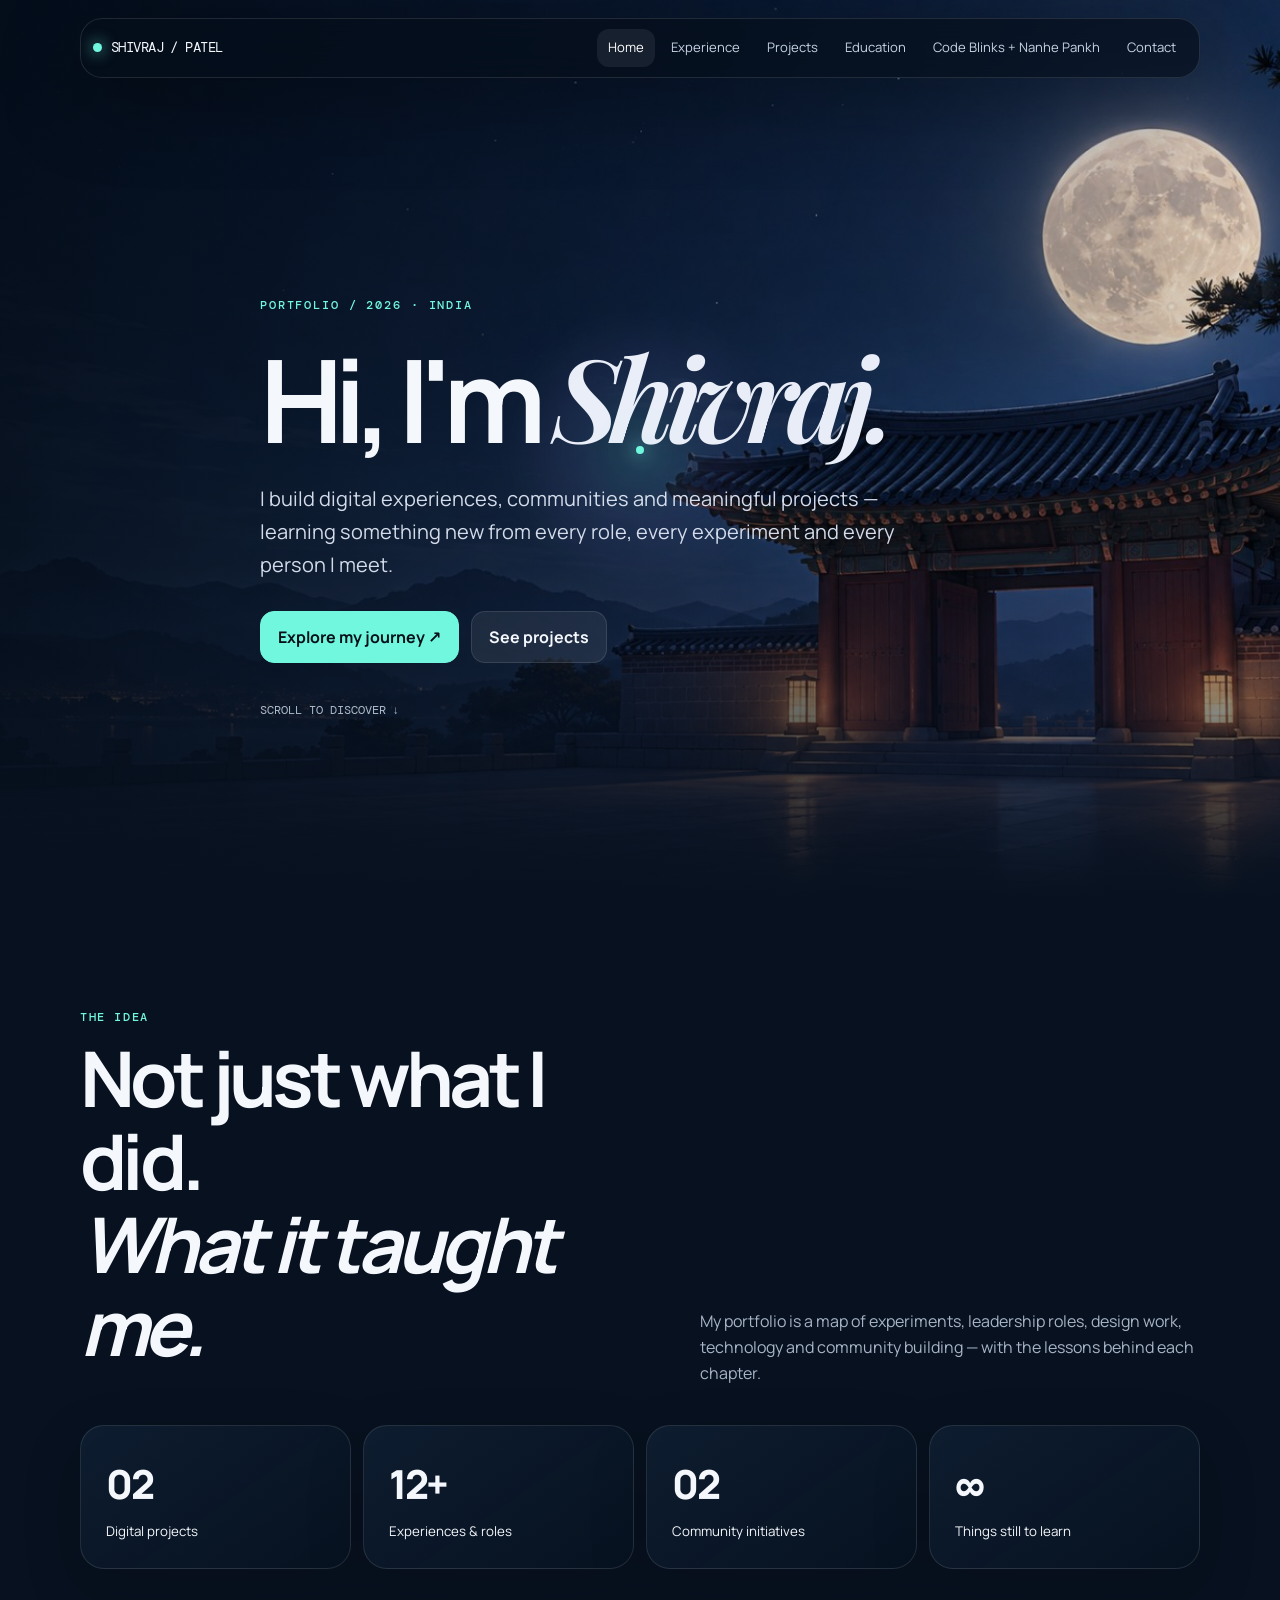
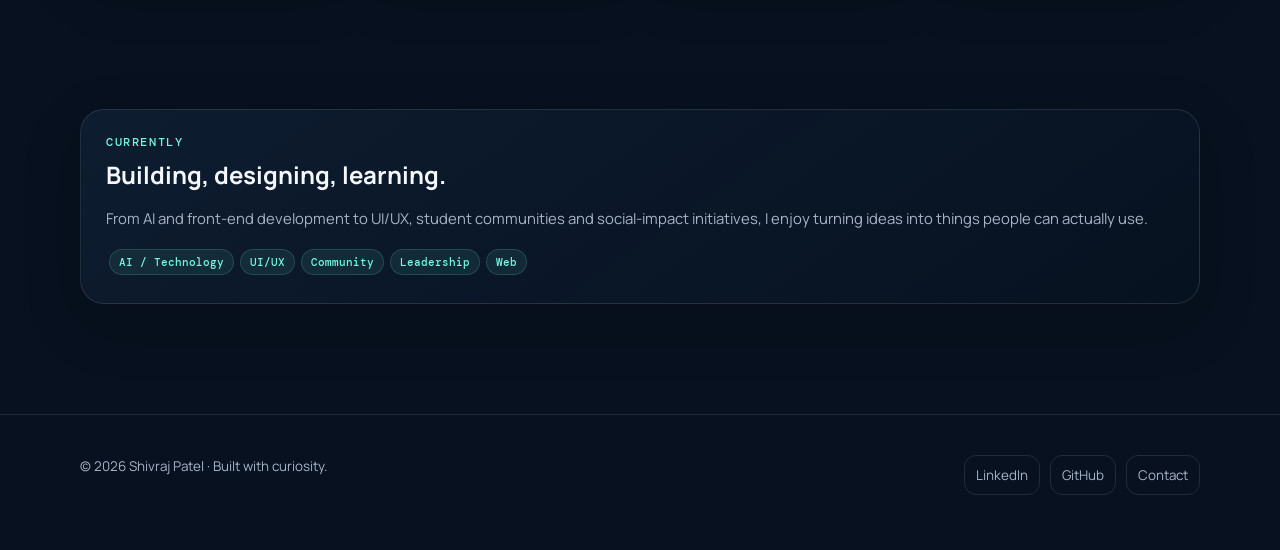
<file: index.html>
<!doctype html>
<html lang="en"><head><meta charset="utf-8"><meta name="viewport" content="width=device-width,initial-scale=1">
<title>Shivraj Patel — Shivraj Patel</title><meta name="description" content="Shivraj Patel — builder, community lead, UI/UX designer and student.">
<link rel="stylesheet" href="styles.css"></head><body>
<div class="aurora"></div><div class="cursor-glow"></div><div class="cursor-dot"></div>
<nav class="nav"><a class="brand" href="index.html"><i></i>SHIVRAJ / PATEL</a><button class="menu" aria-label="Open menu">☰</button><div class="navlinks"><a href="index.html" class="active">Home</a><a href="experience.html" class="">Experience</a><a href="projects.html" class="">Projects</a><a href="education.html" class="">Education</a><a href="initiatives.html" class="">Code Blinks + Nanhe Pankh</a><a href="contact.html" class="">Contact</a></div></nav>

<header class="hero"><div class="container hero-content fade">
<div class="eyebrow">Portfolio / 2026 · India</div>
<h1>Hi, I'm <span>Shivraj.</span></h1>
<p class="lead">I build digital experiences, communities and meaningful projects — learning something new from every role, every experiment and every person I meet.</p>
<div class="btns"><a class="btn primary" href="experience.html">Explore my journey ↗</a><a class="btn" href="projects.html">See projects</a></div>
<div class="scroll">SCROLL TO DISCOVER ↓</div>
</div></header>
<main>
<section><div class="container">
<div class="section-head fade"><div><div class="kicker">The idea</div><h2 class="display">Not just what I did.<br><em>What it taught me.</em></h2></div>
<p>My portfolio is a map of experiments, leadership roles, design work, technology and community building — with the lessons behind each chapter.</p></div>
<div class="grid mini-grid">
<div class="card fade"><div class="stat">02</div><small>Digital projects</small></div>
<div class="card fade"><div class="stat">12+</div><small>Experiences & roles</small></div>
<div class="card fade"><div class="stat">02</div><small>Community initiatives</small></div>
<div class="card fade"><div class="stat">∞</div><small>Things still to learn</small></div>
</div>
</div></section>
<section style="padding-top:30px"><div class="container"><div class="card fade">
<div class="kicker">Currently</div><h2>Building, designing, learning.</h2>
<p>From AI and front-end development to UI/UX, student communities and social-impact initiatives, I enjoy turning ideas into things people can actually use.</p>
<div class="tags"><span class="tag">AI / Technology</span><span class="tag">UI/UX</span><span class="tag">Community</span><span class="tag">Leadership</span><span class="tag">Web</span></div>
</div></div></section>
</main>

<footer class="footer"><div class="container footer-row"><div>© 2026 Shivraj Patel · Built with curiosity.</div><div class="socials"><a href="https://www.linkedin.com/in/shivrajpatel321" target="_blank">LinkedIn</a><a href="https://github.com/Shivrajpatdev" target="_blank">GitHub</a><a href="contact.html">Contact</a></div></div></footer>
<script src="script.js"></script></body></html>
</file>
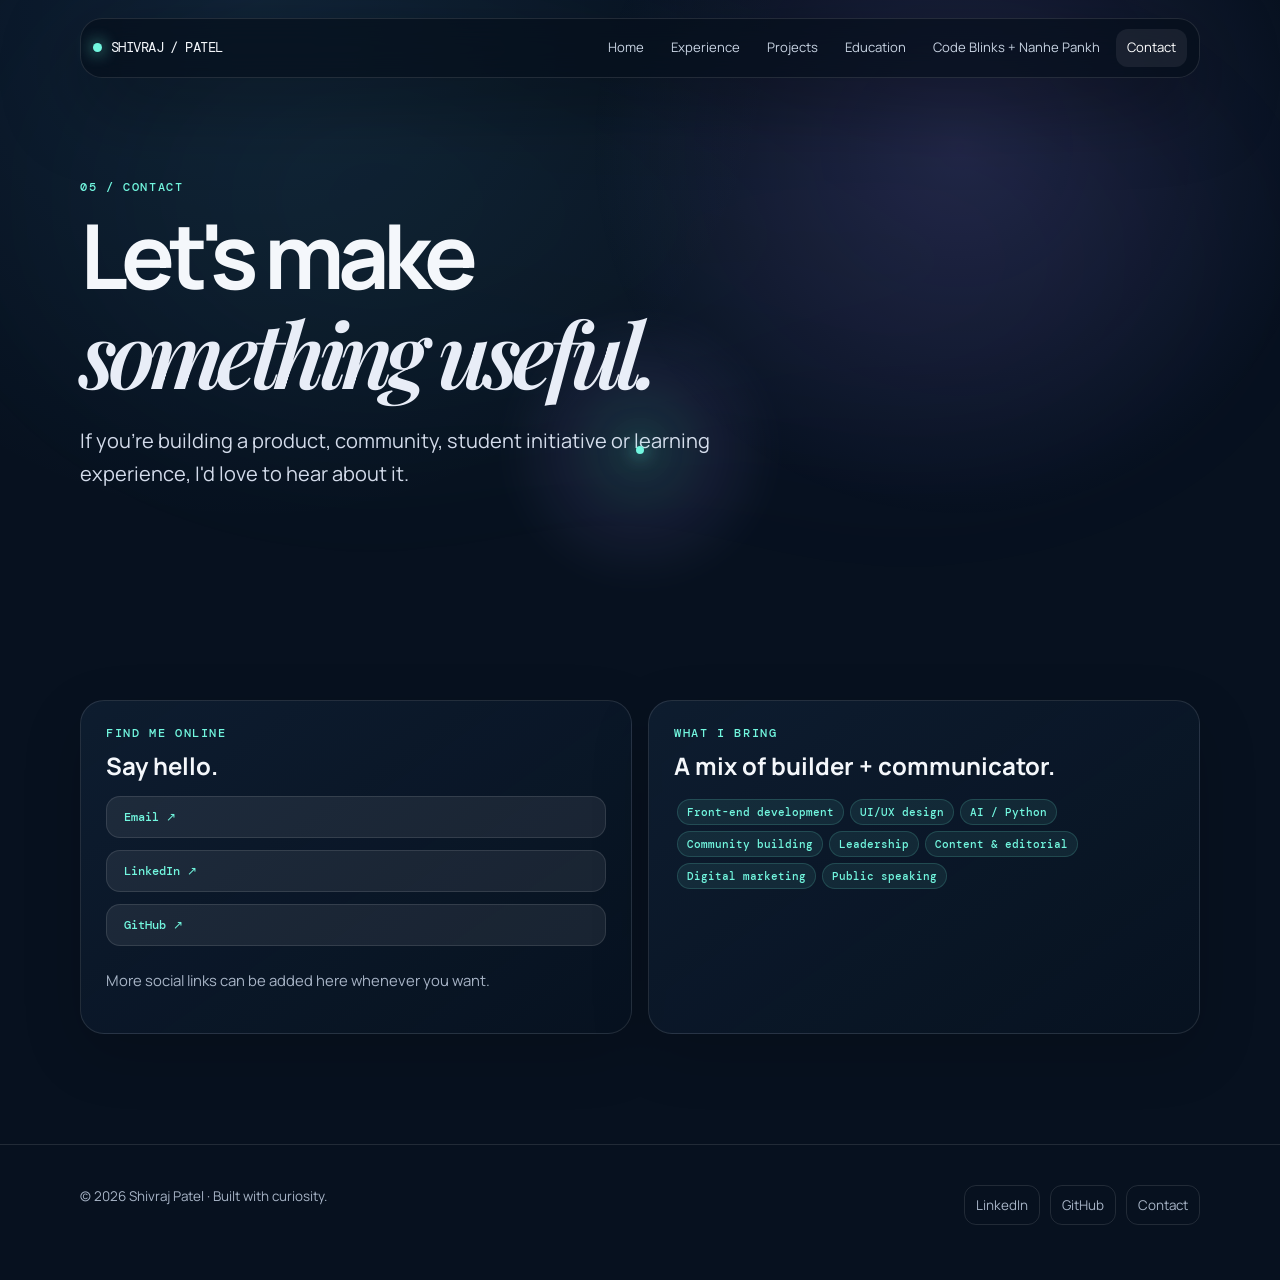
<file: contact.html>
<!doctype html>
<html lang="en"><head><meta charset="utf-8"><meta name="viewport" content="width=device-width,initial-scale=1">
<title>Contact — Shivraj Patel</title><meta name="description" content="Shivraj Patel — builder, community lead, UI/UX designer and student.">
<link rel="stylesheet" href="styles.css"></head><body>
<div class="aurora"></div><div class="cursor-glow"></div><div class="cursor-dot"></div>
<nav class="nav"><a class="brand" href="index.html"><i></i>SHIVRAJ / PATEL</a><button class="menu" aria-label="Open menu">☰</button><div class="navlinks"><a href="index.html" class="">Home</a><a href="experience.html" class="">Experience</a><a href="projects.html" class="">Projects</a><a href="education.html" class="">Education</a><a href="initiatives.html" class="">Code Blinks + Nanhe Pankh</a><a href="contact.html" class="active">Contact</a></div></nav>

<header class="page-hero"><div class="container fade"><div class="kicker">05 / Contact</div><h1>Let's make<br><span>something useful.</span></h1><p class="lead">If you're building a product, community, student initiative or learning experience, I'd love to hear about it.</p></div></header>
<main><section><div class="container grid two">
<div class="card fade"><div class="kicker">Find me online</div><h2>Say hello.</h2><div class="linkline" style="display:grid;gap:12px">
<a class="btn" href="mailto:shivrajpatel321@gmail.com">Email ↗</a>
<a class="btn" href="https://www.linkedin.com/in/shivrajpatel321" target="_blank">LinkedIn ↗</a>
<a class="btn" href="https://github.com/Shivrajpatdev" target="_blank">GitHub ↗</a>
</div><p style="margin-top:22px">More social links can be added here whenever you want.</p></div>
<div class="card fade"><div class="kicker">What I bring</div><h2>A mix of builder + communicator.</h2><div class="tags"><span class="tag">Front-end development</span><span class="tag">UI/UX design</span><span class="tag">AI / Python</span><span class="tag">Community building</span><span class="tag">Leadership</span><span class="tag">Content & editorial</span><span class="tag">Digital marketing</span><span class="tag">Public speaking</span></div></div>
</div></section></main>

<footer class="footer"><div class="container footer-row"><div>© 2026 Shivraj Patel · Built with curiosity.</div><div class="socials"><a href="https://www.linkedin.com/in/shivrajpatel321" target="_blank">LinkedIn</a><a href="https://github.com/Shivrajpatdev" target="_blank">GitHub</a><a href="contact.html">Contact</a></div></div></footer>
<script src="script.js"></script></body></html>
</file>
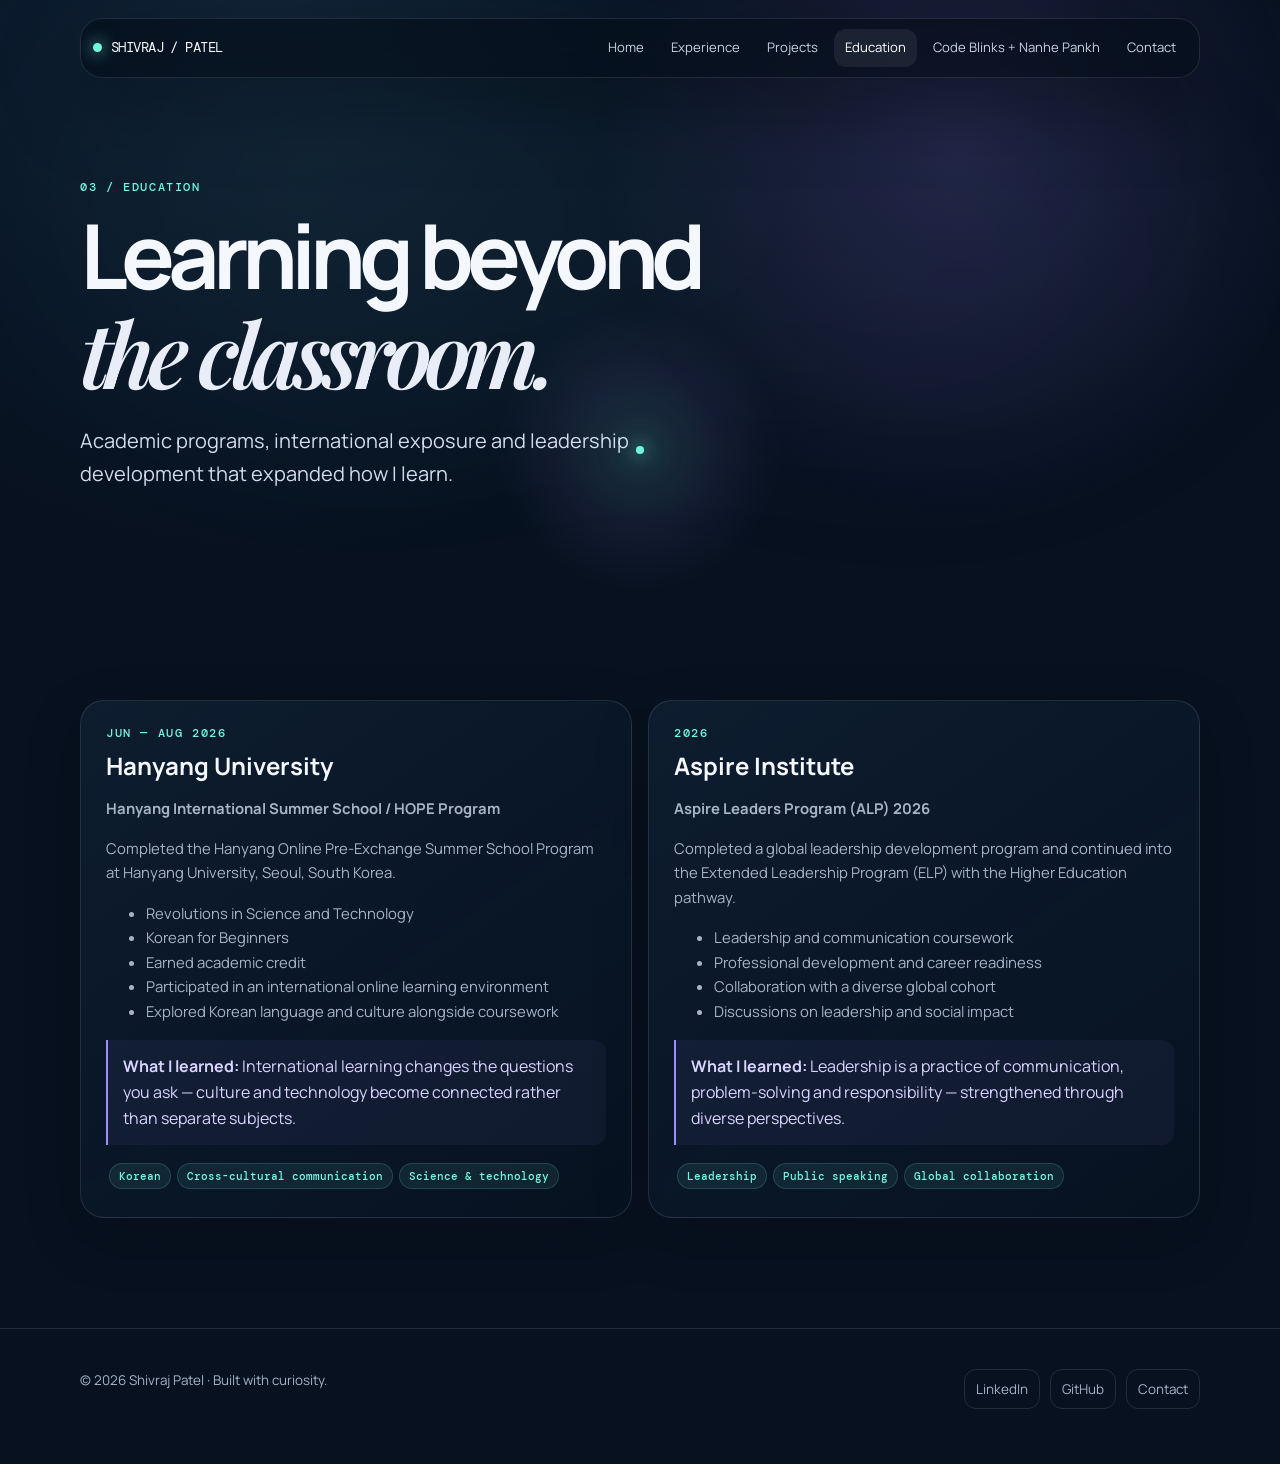
<file: education.html>
<!doctype html>
<html lang="en"><head><meta charset="utf-8"><meta name="viewport" content="width=device-width,initial-scale=1">
<title>Education — Shivraj Patel</title><meta name="description" content="Shivraj Patel — builder, community lead, UI/UX designer and student.">
<link rel="stylesheet" href="styles.css"></head><body>
<div class="aurora"></div><div class="cursor-glow"></div><div class="cursor-dot"></div>
<nav class="nav"><a class="brand" href="index.html"><i></i>SHIVRAJ / PATEL</a><button class="menu" aria-label="Open menu">☰</button><div class="navlinks"><a href="index.html" class="">Home</a><a href="experience.html" class="">Experience</a><a href="projects.html" class="">Projects</a><a href="education.html" class="active">Education</a><a href="initiatives.html" class="">Code Blinks + Nanhe Pankh</a><a href="contact.html" class="">Contact</a></div></nav>

<header class="page-hero"><div class="container fade"><div class="kicker">03 / Education</div><h1>Learning beyond<br><span>the classroom.</span></h1><p class="lead">Academic programs, international exposure and leadership development that expanded how I learn.</p></div></header>
<main><section><div class="container grid two">
<article class="card fade"><div class="kicker">JUN — AUG 2026</div><h2>Hanyang University</h2><p><b>Hanyang International Summer School / HOPE Program</b></p><p>Completed the Hanyang Online Pre-Exchange Summer School Program at Hanyang University, Seoul, South Korea.</p><ul><li>Revolutions in Science and Technology</li><li>Korean for Beginners</li><li>Earned academic credit</li><li>Participated in an international online learning environment</li><li>Explored Korean language and culture alongside coursework</li></ul><div class="learn"><b>What I learned:</b> International learning changes the questions you ask — culture and technology become connected rather than separate subjects.</div><div class="tags"><span class="tag">Korean</span><span class="tag">Cross-cultural communication</span><span class="tag">Science & technology</span></div></article>
<article class="card fade"><div class="kicker">2026</div><h2>Aspire Institute</h2><p><b>Aspire Leaders Program (ALP) 2026</b></p><p>Completed a global leadership development program and continued into the Extended Leadership Program (ELP) with the Higher Education pathway.</p><ul><li>Leadership and communication coursework</li><li>Professional development and career readiness</li><li>Collaboration with a diverse global cohort</li><li>Discussions on leadership and social impact</li></ul><div class="learn"><b>What I learned:</b> Leadership is a practice of communication, problem-solving and responsibility — strengthened through diverse perspectives.</div><div class="tags"><span class="tag">Leadership</span><span class="tag">Public speaking</span><span class="tag">Global collaboration</span></div></article>
</div></div></section></main>

<footer class="footer"><div class="container footer-row"><div>© 2026 Shivraj Patel · Built with curiosity.</div><div class="socials"><a href="https://www.linkedin.com/in/shivrajpatel321" target="_blank">LinkedIn</a><a href="https://github.com/Shivrajpatdev" target="_blank">GitHub</a><a href="contact.html">Contact</a></div></div></footer>
<script src="script.js"></script></body></html>
</file>
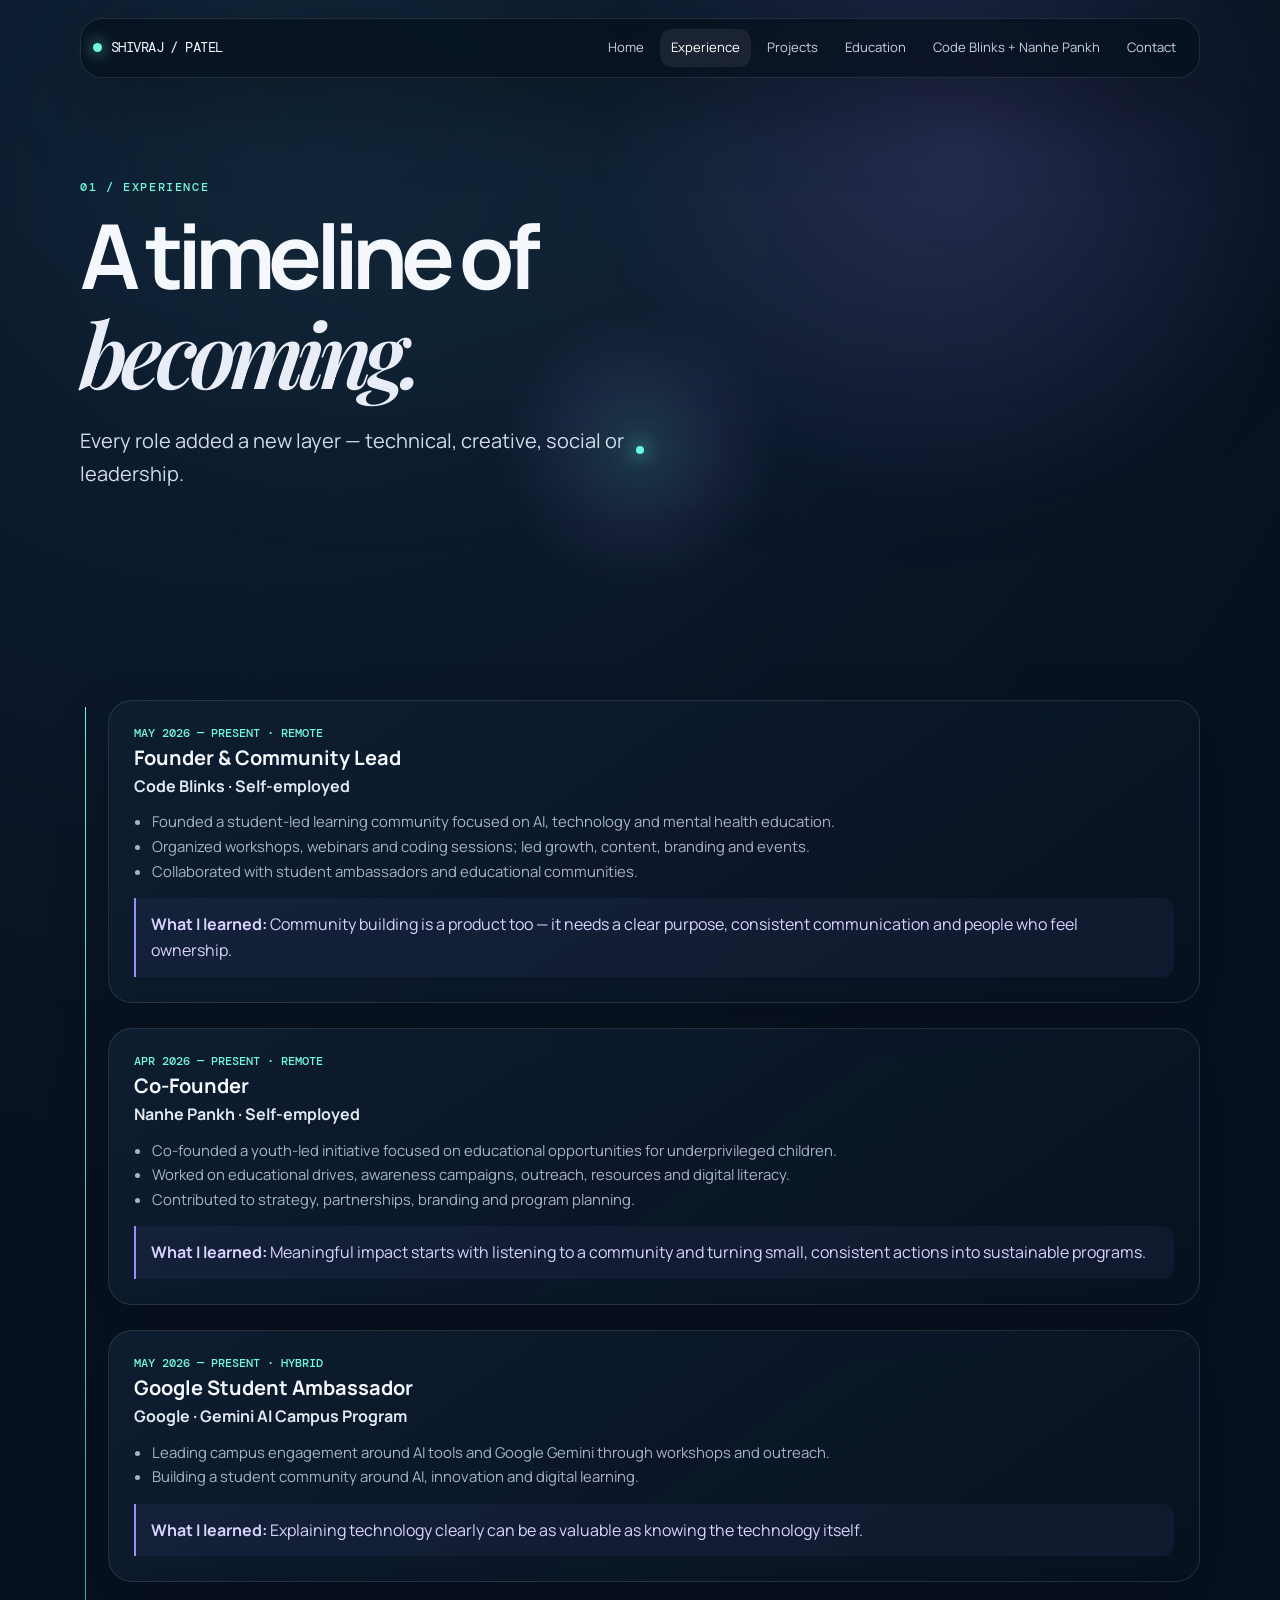
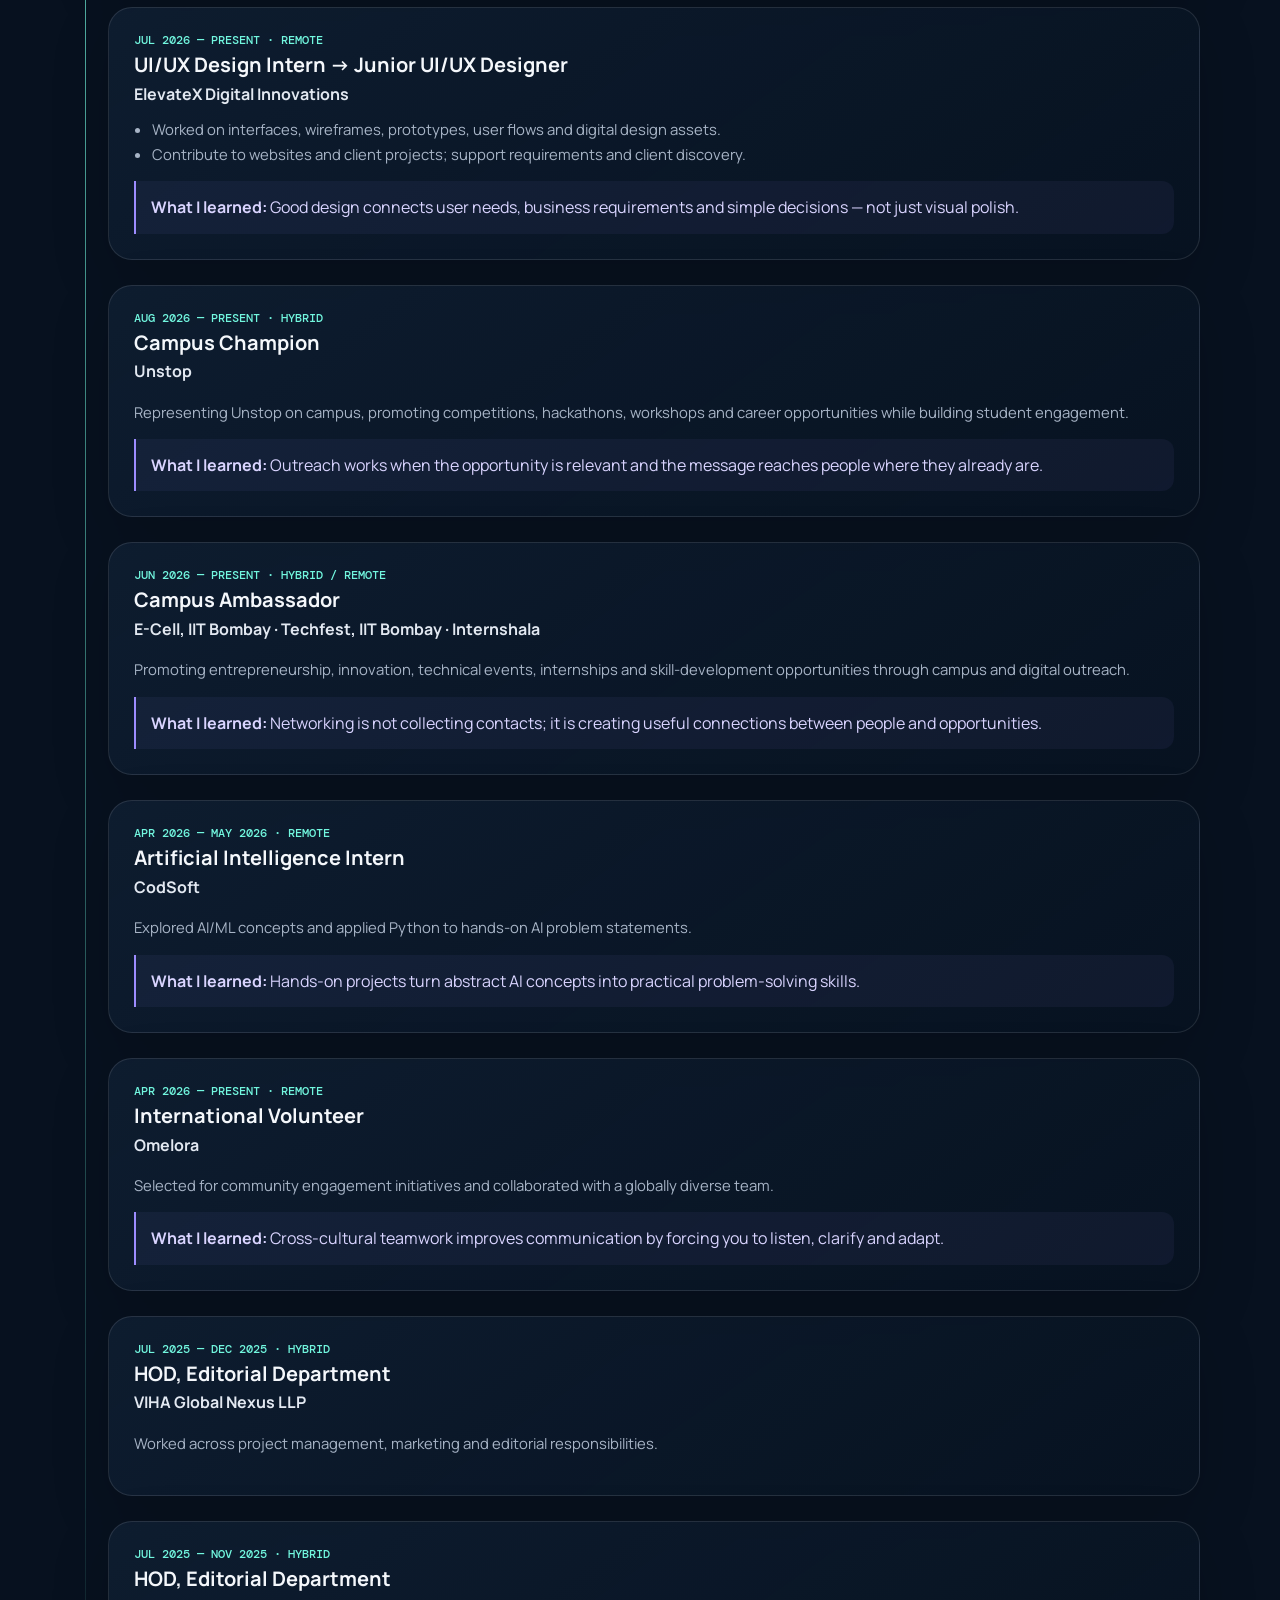
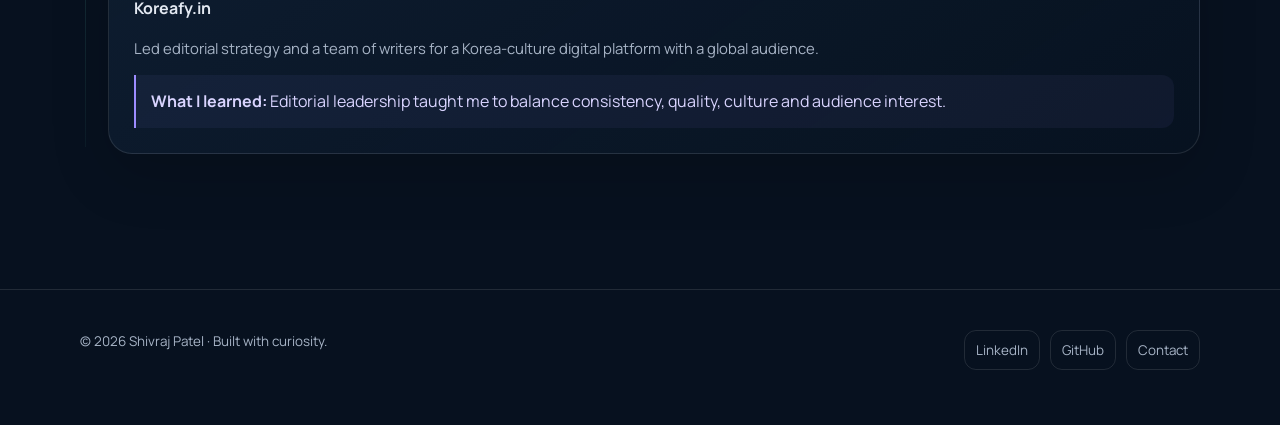
<file: experience.html>
<!doctype html>
<html lang="en"><head><meta charset="utf-8"><meta name="viewport" content="width=device-width,initial-scale=1">
<title>Experience — Shivraj Patel</title><meta name="description" content="Shivraj Patel — builder, community lead, UI/UX designer and student.">
<link rel="stylesheet" href="styles.css"></head><body>
<div class="aurora"></div><div class="cursor-glow"></div><div class="cursor-dot"></div>
<nav class="nav"><a class="brand" href="index.html"><i></i>SHIVRAJ / PATEL</a><button class="menu" aria-label="Open menu">☰</button><div class="navlinks"><a href="index.html" class="">Home</a><a href="experience.html" class="active">Experience</a><a href="projects.html" class="">Projects</a><a href="education.html" class="">Education</a><a href="initiatives.html" class="">Code Blinks + Nanhe Pankh</a><a href="contact.html" class="">Contact</a></div></nav>

<header class="page-hero"><div class="container fade"><div class="kicker">01 / Experience</div><h1>A timeline of<br><span>becoming.</span></h1><p class="lead">Every role added a new layer — technical, creative, social or leadership.</p></div></header>
<main><section><div class="container"><div class="timeline">
<div class="item card fade"><div class="meta">MAY 2026 — PRESENT · REMOTE</div><h3>Founder & Community Lead</h3><div class="org">Code Blinks · Self-employed</div><ul><li>Founded a student-led learning community focused on AI, technology and mental health education.</li><li>Organized workshops, webinars and coding sessions; led growth, content, branding and events.</li><li>Collaborated with student ambassadors and educational communities.</li></ul><div class="learn"><b>What I learned:</b> Community building is a product too — it needs a clear purpose, consistent communication and people who feel ownership.</div></div>
<div class="item card fade"><div class="meta">APR 2026 — PRESENT · REMOTE</div><h3>Co-Founder</h3><div class="org">Nanhe Pankh · Self-employed</div><ul><li>Co-founded a youth-led initiative focused on educational opportunities for underprivileged children.</li><li>Worked on educational drives, awareness campaigns, outreach, resources and digital literacy.</li><li>Contributed to strategy, partnerships, branding and program planning.</li></ul><div class="learn"><b>What I learned:</b> Meaningful impact starts with listening to a community and turning small, consistent actions into sustainable programs.</div></div>
<div class="item card fade"><div class="meta">MAY 2026 — PRESENT · HYBRID</div><h3>Google Student Ambassador</h3><div class="org">Google · Gemini AI Campus Program</div><ul><li>Leading campus engagement around AI tools and Google Gemini through workshops and outreach.</li><li>Building a student community around AI, innovation and digital learning.</li></ul><div class="learn"><b>What I learned:</b> Explaining technology clearly can be as valuable as knowing the technology itself.</div></div>
<div class="item card fade"><div class="meta">JUL 2026 — PRESENT · REMOTE</div><h3>UI/UX Design Intern → Junior UI/UX Designer</h3><div class="org">ElevateX Digital Innovations</div><ul><li>Worked on interfaces, wireframes, prototypes, user flows and digital design assets.</li><li>Contribute to websites and client projects; support requirements and client discovery.</li></ul><div class="learn"><b>What I learned:</b> Good design connects user needs, business requirements and simple decisions — not just visual polish.</div></div>
<div class="item card fade"><div class="meta">AUG 2026 — PRESENT · HYBRID</div><h3>Campus Champion</h3><div class="org">Unstop</div><p>Representing Unstop on campus, promoting competitions, hackathons, workshops and career opportunities while building student engagement.</p><div class="learn"><b>What I learned:</b> Outreach works when the opportunity is relevant and the message reaches people where they already are.</div></div>
<div class="item card fade"><div class="meta">JUN 2026 — PRESENT · HYBRID / REMOTE</div><h3>Campus Ambassador</h3><div class="org">E-Cell, IIT Bombay · Techfest, IIT Bombay · Internshala</div><p>Promoting entrepreneurship, innovation, technical events, internships and skill-development opportunities through campus and digital outreach.</p><div class="learn"><b>What I learned:</b> Networking is not collecting contacts; it is creating useful connections between people and opportunities.</div></div>
<div class="item card fade"><div class="meta">APR 2026 — MAY 2026 · REMOTE</div><h3>Artificial Intelligence Intern</h3><div class="org">CodSoft</div><p>Explored AI/ML concepts and applied Python to hands-on AI problem statements.</p><div class="learn"><b>What I learned:</b> Hands-on projects turn abstract AI concepts into practical problem-solving skills.</div></div>
<div class="item card fade"><div class="meta">APR 2026 — PRESENT · REMOTE</div><h3>International Volunteer</h3><div class="org">Omelora</div><p>Selected for community engagement initiatives and collaborated with a globally diverse team.</p><div class="learn"><b>What I learned:</b> Cross-cultural teamwork improves communication by forcing you to listen, clarify and adapt.</div></div>
<div class="item card fade"><div class="meta">JUL 2025 — DEC 2025 · HYBRID</div><h3>HOD, Editorial Department</h3><div class="org">VIHA Global Nexus LLP</div><p>Worked across project management, marketing and editorial responsibilities.</p></div>
<div class="item card fade"><div class="meta">JUL 2025 — NOV 2025 · HYBRID</div><h3>HOD, Editorial Department</h3><div class="org">Koreafy.in</div><p>Led editorial strategy and a team of writers for a Korea-culture digital platform with a global audience.</p><div class="learn"><b>What I learned:</b> Editorial leadership taught me to balance consistency, quality, culture and audience interest.</div></div>
</div></div></section></main>

<footer class="footer"><div class="container footer-row"><div>© 2026 Shivraj Patel · Built with curiosity.</div><div class="socials"><a href="https://www.linkedin.com/in/shivrajpatel321" target="_blank">LinkedIn</a><a href="https://github.com/Shivrajpatdev" target="_blank">GitHub</a><a href="contact.html">Contact</a></div></div></footer>
<script src="script.js"></script></body></html>
</file>
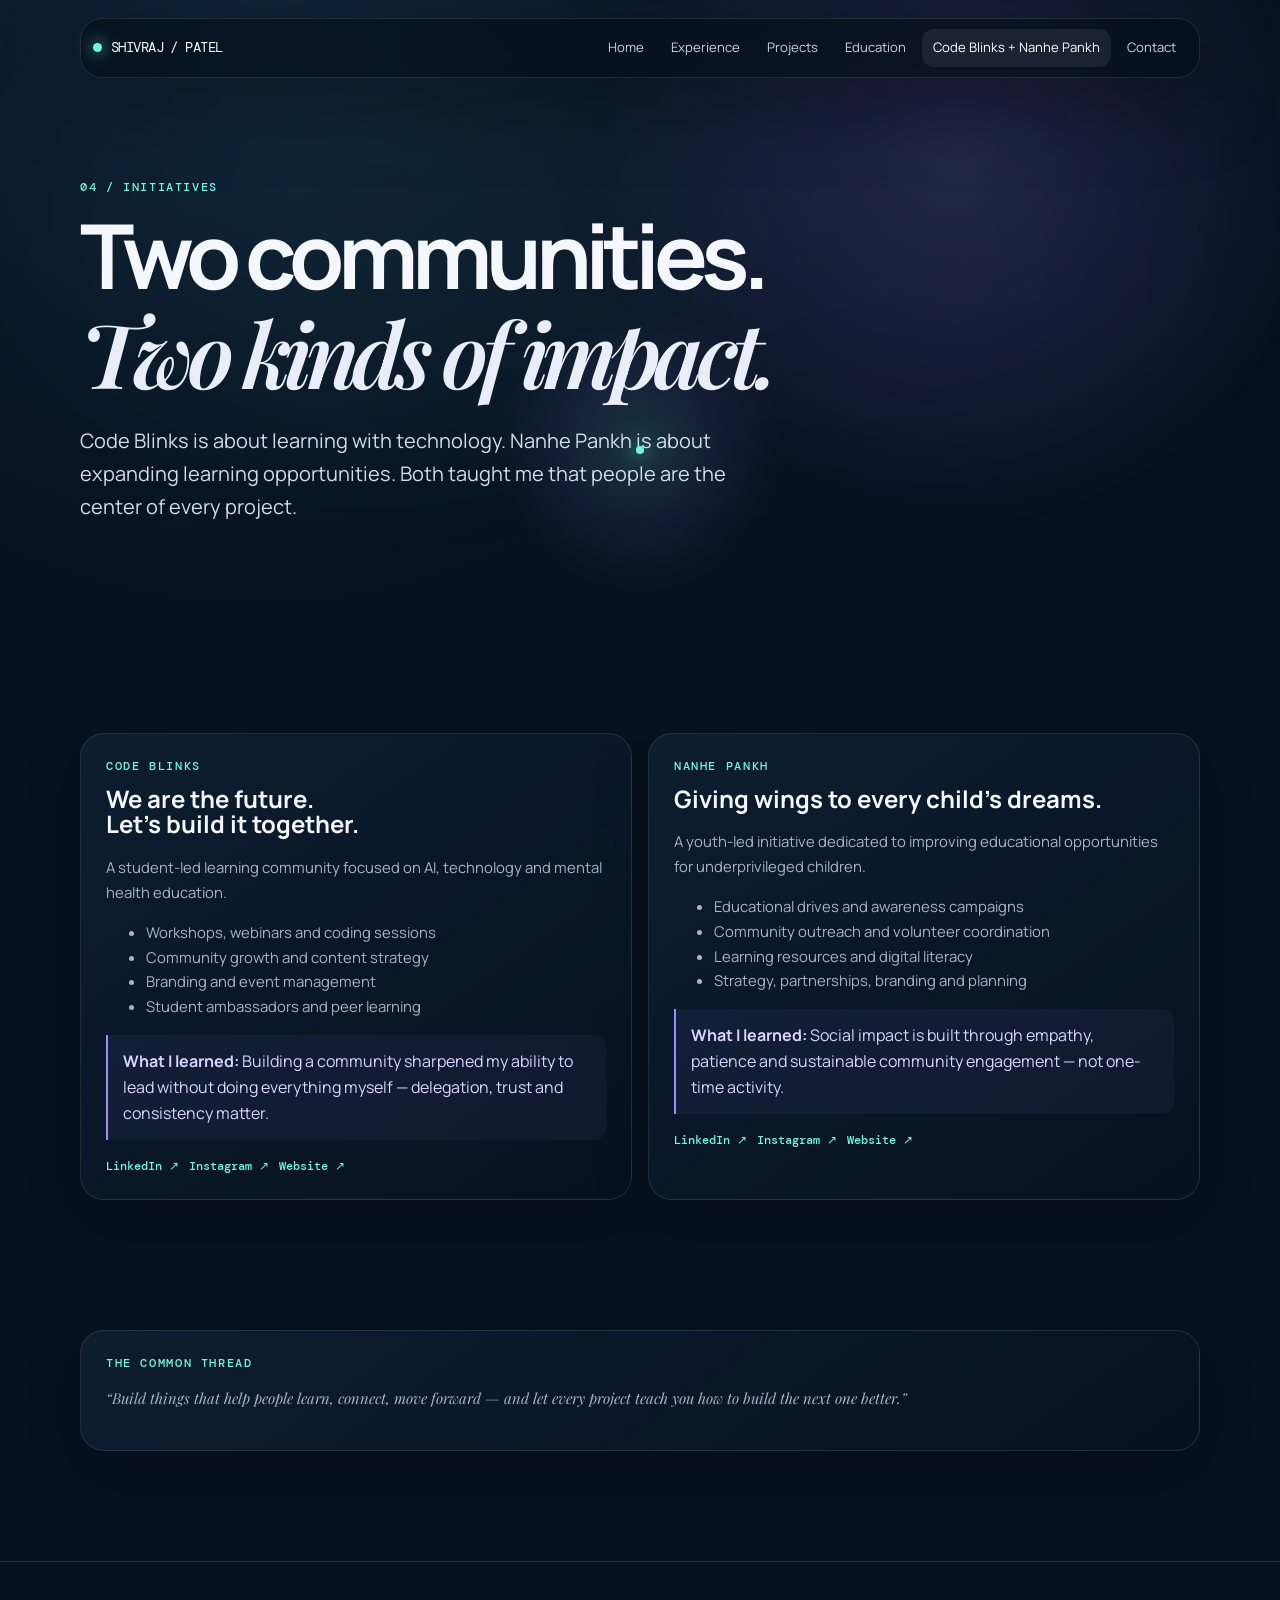
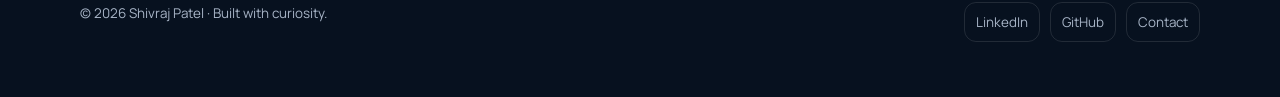
<file: initiatives.html>
<!doctype html>
<html lang="en"><head><meta charset="utf-8"><meta name="viewport" content="width=device-width,initial-scale=1">
<title>Code Blinks + Nanhe Pankh — Shivraj Patel</title><meta name="description" content="Shivraj Patel — builder, community lead, UI/UX designer and student.">
<link rel="stylesheet" href="styles.css"></head><body>
<div class="aurora"></div><div class="cursor-glow"></div><div class="cursor-dot"></div>
<nav class="nav"><a class="brand" href="index.html"><i></i>SHIVRAJ / PATEL</a><button class="menu" aria-label="Open menu">☰</button><div class="navlinks"><a href="index.html" class="">Home</a><a href="experience.html" class="">Experience</a><a href="projects.html" class="">Projects</a><a href="education.html" class="">Education</a><a href="initiatives.html" class="active">Code Blinks + Nanhe Pankh</a><a href="contact.html" class="">Contact</a></div></nav>

<header class="page-hero"><div class="container fade"><div class="kicker">04 / Initiatives</div><h1>Two communities.<br><span>Two kinds of impact.</span></h1><p class="lead">Code Blinks is about learning with technology. Nanhe Pankh is about expanding learning opportunities. Both taught me that people are the center of every project.</p></div></header>
<main><section><div class="container grid two">
<article class="card fade"><div class="kicker">CODE BLINKS</div><h2>We are the future.<br>Let's build it together.</h2><p>A student-led learning community focused on AI, technology and mental health education.</p><ul><li>Workshops, webinars and coding sessions</li><li>Community growth and content strategy</li><li>Branding and event management</li><li>Student ambassadors and peer learning</li></ul><div class="learn"><b>What I learned:</b> Building a community sharpened my ability to lead without doing everything myself — delegation, trust and consistency matter.</div><div class="linkline"><a href="https://www.linkedin.com/company/code-blinks/" target="_blank">LinkedIn ↗</a><a href="https://www.instagram.com/code.blinks" target="_blank">Instagram ↗</a><a href="https://shivrajpatdev.github.io/Code-Blinks/" target="_blank">Website ↗</a></div></article>
<article class="card fade"><div class="kicker">NANHE PANKH</div><h2>Giving wings to every child's dreams.</h2><p>A youth-led initiative dedicated to improving educational opportunities for underprivileged children.</p><ul><li>Educational drives and awareness campaigns</li><li>Community outreach and volunteer coordination</li><li>Learning resources and digital literacy</li><li>Strategy, partnerships, branding and planning</li></ul><div class="learn"><b>What I learned:</b> Social impact is built through empathy, patience and sustainable community engagement — not one-time activity.</div><div class="linkline"><a href="https://www.linkedin.com/company/nanhe-pankh/" target="_blank">LinkedIn ↗</a><a href="https://www.instagram.com/nanhe.pankh" target="_blank">Instagram ↗</a><a href="https://shivrajpatdev.github.io/Nanhe-Pankh/" target="_blank">Website ↗</a></div></article>
</div></section>
<section style="padding-top:20px"><div class="container"><div class="card fade"><div class="kicker">THE COMMON THREAD</div><p class="quote">“Build things that help people learn, connect, move forward — and let every project teach you how to build the next one better.”</p></div></div></section></main>

<footer class="footer"><div class="container footer-row"><div>© 2026 Shivraj Patel · Built with curiosity.</div><div class="socials"><a href="https://www.linkedin.com/in/shivrajpatel321" target="_blank">LinkedIn</a><a href="https://github.com/Shivrajpatdev" target="_blank">GitHub</a><a href="contact.html">Contact</a></div></div></footer>
<script src="script.js"></script></body></html>
</file>
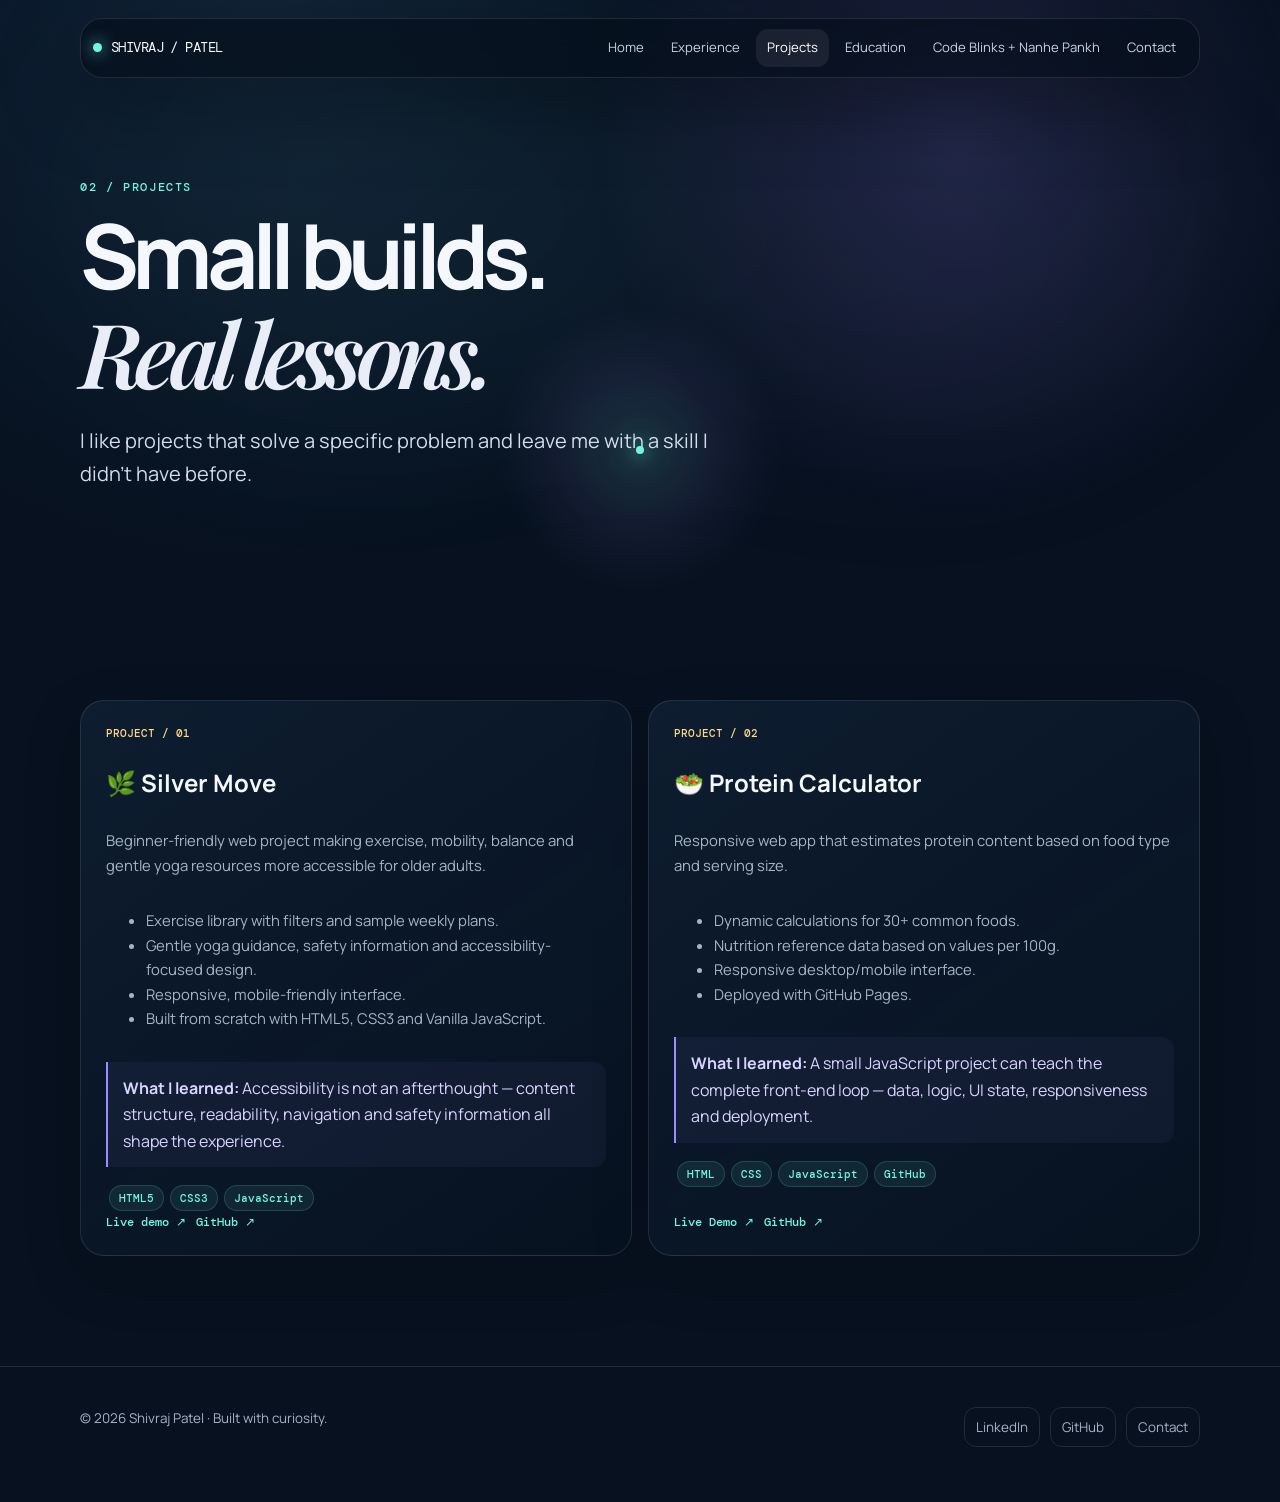
<file: projects.html>
<!doctype html>
<html lang="en"><head><meta charset="utf-8"><meta name="viewport" content="width=device-width,initial-scale=1">
<title>Projects — Shivraj Patel</title><meta name="description" content="Shivraj Patel — builder, community lead, UI/UX designer and student.">
<link rel="stylesheet" href="styles.css"></head><body>
<div class="aurora"></div><div class="cursor-glow"></div><div class="cursor-dot"></div>
<nav class="nav"><a class="brand" href="index.html"><i></i>SHIVRAJ / PATEL</a><button class="menu" aria-label="Open menu">☰</button><div class="navlinks"><a href="index.html" class="">Home</a><a href="experience.html" class="">Experience</a><a href="projects.html" class="active">Projects</a><a href="education.html" class="">Education</a><a href="initiatives.html" class="">Code Blinks + Nanhe Pankh</a><a href="contact.html" class="">Contact</a></div></nav>

<header class="page-hero"><div class="container fade"><div class="kicker">02 / Projects</div><h1>Small builds.<br><span>Real lessons.</span></h1><p class="lead">I like projects that solve a specific problem and leave me with a skill I didn't have before.</p></div></header>
<main><section><div class="container"><div class="grid two">
<article class="card project-card fade"><div class="project-num">PROJECT / 01</div><h2>🌿 Silver Move</h2><p>Beginner-friendly web project making exercise, mobility, balance and gentle yoga resources more accessible for older adults.</p><ul><li>Exercise library with filters and sample weekly plans.</li><li>Gentle yoga guidance, safety information and accessibility-focused design.</li><li>Responsive, mobile-friendly interface.</li><li>Built from scratch with HTML5, CSS3 and Vanilla JavaScript.</li></ul><div class="learn"><b>What I learned:</b> Accessibility is not an afterthought — content structure, readability, navigation and safety information all shape the experience.</div><div class="tags"><span class="tag">HTML5</span><span class="tag">CSS3</span><span class="tag">JavaScript</span></div><div class="bottom linkline"><a href="https://shivrajpatdev.github.io/Silver-Move/" target="_blank">Live demo ↗</a><a href="https://github.com/Shivrajpatdev/Silver-Move" target="_blank">GitHub ↗</a></div></article>
<article class="card project-card fade"><div class="project-num">PROJECT / 02</div><h2>🥗 Protein Calculator</h2><p>Responsive web app that estimates protein content based on food type and serving size.</p><ul><li>Dynamic calculations for 30+ common foods.</li><li>Nutrition reference data based on values per 100g.</li><li>Responsive desktop/mobile interface.</li><li>Deployed with GitHub Pages.</li></ul><div class="learn"><b>What I learned:</b> A small JavaScript project can teach the complete front-end loop — data, logic, UI state, responsiveness and deployment.</div><div class="tags"><span class="tag">HTML</span><span class="tag">CSS</span><span class="tag">JavaScript</span><span class="tag">GitHub</span></div><div class="bottom linkline"><a href="https://shivrajpatdev.github.io/Protein-Calculator/" target="_blank">Live Demo ↗</a><a href="https://github.com/Shivrajpatdev/Protein-Calculator" target="_blank">GitHub ↗</a></div></article>
</div></div></section></main>

<footer class="footer"><div class="container footer-row"><div>© 2026 Shivraj Patel · Built with curiosity.</div><div class="socials"><a href="https://www.linkedin.com/in/shivrajpatel321" target="_blank">LinkedIn</a><a href="https://github.com/Shivrajpatdev" target="_blank">GitHub</a><a href="contact.html">Contact</a></div></div></footer>
<script src="script.js"></script></body></html>
</file>
<file: styles.css>
@import url('https://fonts.googleapis.com/css2?family=DM+Mono:wght@400;500&family=Manrope:wght@400;500;600;700;800&family=Playfair+Display:ital,wght@0,600;0,700;1,600&display=swap');

:root{
  --bg:#07111f; --bg2:#0b1728; --ink:#f4f7fb; --muted:#a7b4c6;
  --line:rgba(255,255,255,.11); --cyan:#72f7df; --violet:#9d8cff;
  --blue:#5ba7ff; --gold:#ffd98a; --card:rgba(12,25,43,.72);
  --shadow:0 24px 80px rgba(0,0,0,.35);
}
*{box-sizing:border-box}
html{scroll-behavior:smooth}
body{margin:0;background:radial-gradient(circle at 20% 0%,rgba(91,167,255,.10),transparent 32%),var(--bg);color:var(--ink);font-family:Manrope,system-ui,sans-serif;line-height:1.65}
a{color:inherit;text-decoration:none}
img{max-width:100%;display:block}
::selection{background:var(--cyan);color:#061019}
.cursor-glow{position:fixed;z-index:9999;pointer-events:none;width:280px;height:280px;border-radius:50%;background:radial-gradient(circle,rgba(114,247,223,.15),rgba(157,140,255,.08) 38%,transparent 70%);transform:translate(-50%,-50%);mix-blend-mode:screen;filter:blur(8px);transition:opacity .3s}
.cursor-dot{position:fixed;z-index:10000;pointer-events:none;width:8px;height:8px;border-radius:50%;background:var(--cyan);box-shadow:0 0 18px var(--cyan),0 0 40px rgba(157,140,255,.7);transform:translate(-50%,-50%)}
.aurora{position:fixed;inset:-20%;pointer-events:none;z-index:-1;opacity:.24;filter:blur(60px);background:
 radial-gradient(ellipse at 35% 30%,rgba(114,247,223,.20),transparent 30%),
 radial-gradient(ellipse at 65% 35%,rgba(157,140,255,.18),transparent 28%);
 animation:drift 12s ease-in-out infinite alternate}
@keyframes drift{to{transform:translate(5%, -3%) scale(1.08)}}
.container{width:min(1120px,calc(100% - 40px));margin:auto}
.nav{position:fixed;top:18px;left:50%;transform:translateX(-50%);width:min(1120px,calc(100% - 28px));z-index:1000;padding:10px 12px;border:1px solid var(--line);border-radius:22px;background:rgba(5,14,26,.68);backdrop-filter:blur(18px);display:flex;align-items:center;justify-content:space-between;box-shadow:var(--shadow)}
.brand{font-family:"DM Mono";font-size:.88rem;letter-spacing:-.04em;display:flex;gap:9px;align-items:center}
.brand i{width:9px;height:9px;background:var(--cyan);border-radius:50%;box-shadow:0 0 16px var(--cyan)}
.navlinks{display:flex;gap:5px;flex-wrap:wrap}
.navlinks a{padding:8px 11px;border-radius:12px;color:#c8d3e2;font-size:.82rem}
.navlinks a:hover,.navlinks a.active{background:rgba(255,255,255,.07);color:white}
.menu{display:none;background:none;border:0;color:white;font-size:1.4rem}
.hero{min-height:100vh;position:relative;display:flex;align-items:center;overflow:hidden;background:
 linear-gradient(90deg,rgba(3,10,19,.78) 0%,rgba(3,10,19,.42) 48%,rgba(3,10,19,.10) 100%),
 url('assets/hero-seoul.png') center/cover no-repeat}
.hero:after{content:"";position:absolute;inset:auto 0 0;height:35%;background:linear-gradient(transparent,var(--bg))}
.hero-content{position:relative;z-index:2;padding:150px 0 90px;max-width:760px}
.eyebrow{font:500 .78rem "DM Mono";text-transform:uppercase;letter-spacing:.15em;color:var(--cyan);margin-bottom:20px}
h1,h2,h3{line-height:1.08;margin:0 0 18px}
h1{font-size:clamp(3.5rem,9vw,7.7rem);letter-spacing:-.075em}
h1 span{font-family:"Playfair Display";font-style:italic;font-weight:600;color:#e8edf7}
.display{font-size:clamp(2.3rem,6vw,5rem);letter-spacing:-.06em}
.lead{font-size:clamp(1rem,2vw,1.25rem);color:#d3dbea;max-width:650px}
.btns{display:flex;gap:12px;flex-wrap:wrap;margin-top:30px}
.btn{padding:12px 17px;border:1px solid var(--line);border-radius:14px;background:rgba(255,255,255,.07);font-weight:700;transition:.25s}
.btn:hover{transform:translateY(-3px);background:rgba(114,247,223,.1);border-color:rgba(114,247,223,.4)}
.btn.primary{background:var(--cyan);color:#061019;border-color:var(--cyan)}
.scroll{position:absolute;bottom:35px;left:0;font:400 .72rem "DM Mono";color:#aebbc9;z-index:2}
section{padding:110px 0}
.section-head{display:flex;justify-content:space-between;gap:30px;align-items:end;margin-bottom:38px}
.section-head p{color:var(--muted);max-width:500px;margin:0}
.kicker{font:500 .72rem "DM Mono";color:var(--cyan);letter-spacing:.14em;text-transform:uppercase;margin-bottom:12px}
.grid{display:grid;grid-template-columns:repeat(3,1fr);gap:16px}
.grid.two{grid-template-columns:repeat(2,1fr)}
.card{border:1px solid var(--line);background:linear-gradient(145deg,rgba(15,31,51,.82),rgba(8,19,33,.72));border-radius:24px;padding:25px;box-shadow:0 20px 60px rgba(0,0,0,.16);transition:.35s;position:relative;overflow:hidden}
.card:before{content:"";position:absolute;inset:-2px;background:radial-gradient(circle at var(--mx,50%) var(--my,50%),rgba(114,247,223,.10),transparent 24%);opacity:0;transition:.3s}
.card:hover{transform:translateY(-6px);border-color:rgba(114,247,223,.25)}
.card:hover:before{opacity:1}
.card>*{position:relative}
.card h3{font-size:1.25rem}
.card p,.card li{color:var(--muted);font-size:.93rem}
.tag{display:inline-flex;padding:5px 9px;border-radius:999px;background:rgba(114,247,223,.08);border:1px solid rgba(114,247,223,.16);color:var(--cyan);font:500 .7rem "DM Mono";margin:3px}
.tags{margin-top:15px}
.stat{font-size:2.5rem;font-weight:800;letter-spacing:-.06em}
.stat small{font-size:.8rem;color:var(--muted);font-weight:500;letter-spacing:0}
.timeline{position:relative;padding-left:28px}
.timeline:before{content:"";position:absolute;left:5px;top:7px;bottom:7px;width:1px;background:linear-gradient(var(--cyan),rgba(114,247,223,.05))}
.item{position:relative;margin-bottom:25px}
.item:before{content:"";position:absolute;left:-28px;top:9px;width:11px;height:11px;border:2px solid var(--cyan);background:var(--bg);border-radius:50%;box-shadow:0 0 14px rgba(114,247,223,.45)}
.item .meta{font:500 .72rem "DM Mono";color:var(--cyan);margin-bottom:6px}
.item h3{margin-bottom:5px}
.item .org{color:#e2e8f1;font-weight:700}
.item ul{padding-left:18px;margin:10px 0 0}
.learn{margin-top:15px;padding:13px 15px;border-left:2px solid var(--violet);background:rgba(157,140,255,.06);border-radius:0 12px 12px 0;color:#d9d4ff}
.project-card{min-height:330px;display:flex;flex-direction:column}
.project-card .project-num{font:500 .7rem "DM Mono";color:var(--gold);margin-bottom:30px}
.project-card .bottom{margin-top:auto}
.linkline{display:flex;gap:10px;flex-wrap:wrap;margin-top:18px}
.linkline a{font:500 .78rem "DM Mono";color:var(--cyan)}
.page-hero{padding:180px 0 80px;background:radial-gradient(circle at 75% 25%,rgba(157,140,255,.16),transparent 35%)}
.page-hero h1{font-size:clamp(3rem,7vw,6rem)}
.quote{font-family:"Playfair Display";font-style:italic;font-size:clamp(1.5rem,3vw,2.4rem);max-width:850px;color:#e9edf6}
.mini-grid{display:grid;grid-template-columns:repeat(4,1fr);gap:12px}
.footer{border-top:1px solid var(--line);padding:40px 0 55px;color:var(--muted);font-size:.84rem}
.footer-row{display:flex;justify-content:space-between;gap:20px;flex-wrap:wrap}
.socials{display:flex;gap:10px;flex-wrap:wrap}.socials a{border:1px solid var(--line);padding:8px 11px;border-radius:12px}
.fade{opacity:0;transform:translateY(18px);transition:opacity .7s,transform .7s}.fade.show{opacity:1;transform:none}
@media(max-width:800px){
 .navlinks{display:none}.menu{display:block}.nav.open .navlinks{display:flex;position:absolute;top:58px;left:0;right:0;flex-direction:column;background:rgba(5,14,26,.95);border:1px solid var(--line);border-radius:18px;padding:10px}
 .grid,.grid.two{grid-template-columns:1fr}.mini-grid{grid-template-columns:repeat(2,1fr)}
 .hero{background-position:62% center}.hero-content{padding-top:150px} h1{font-size:clamp(3.4rem,18vw,6rem)}
 .section-head{display:block}.section-head p{margin-top:14px}.cursor-glow{width:180px;height:180px}
}
@media(prefers-reduced-motion:reduce){*,*:before,*:after{scroll-behavior:auto!important;animation:none!important;transition:none!important}.cursor-glow,.cursor-dot{display:none!important}}
</file>
